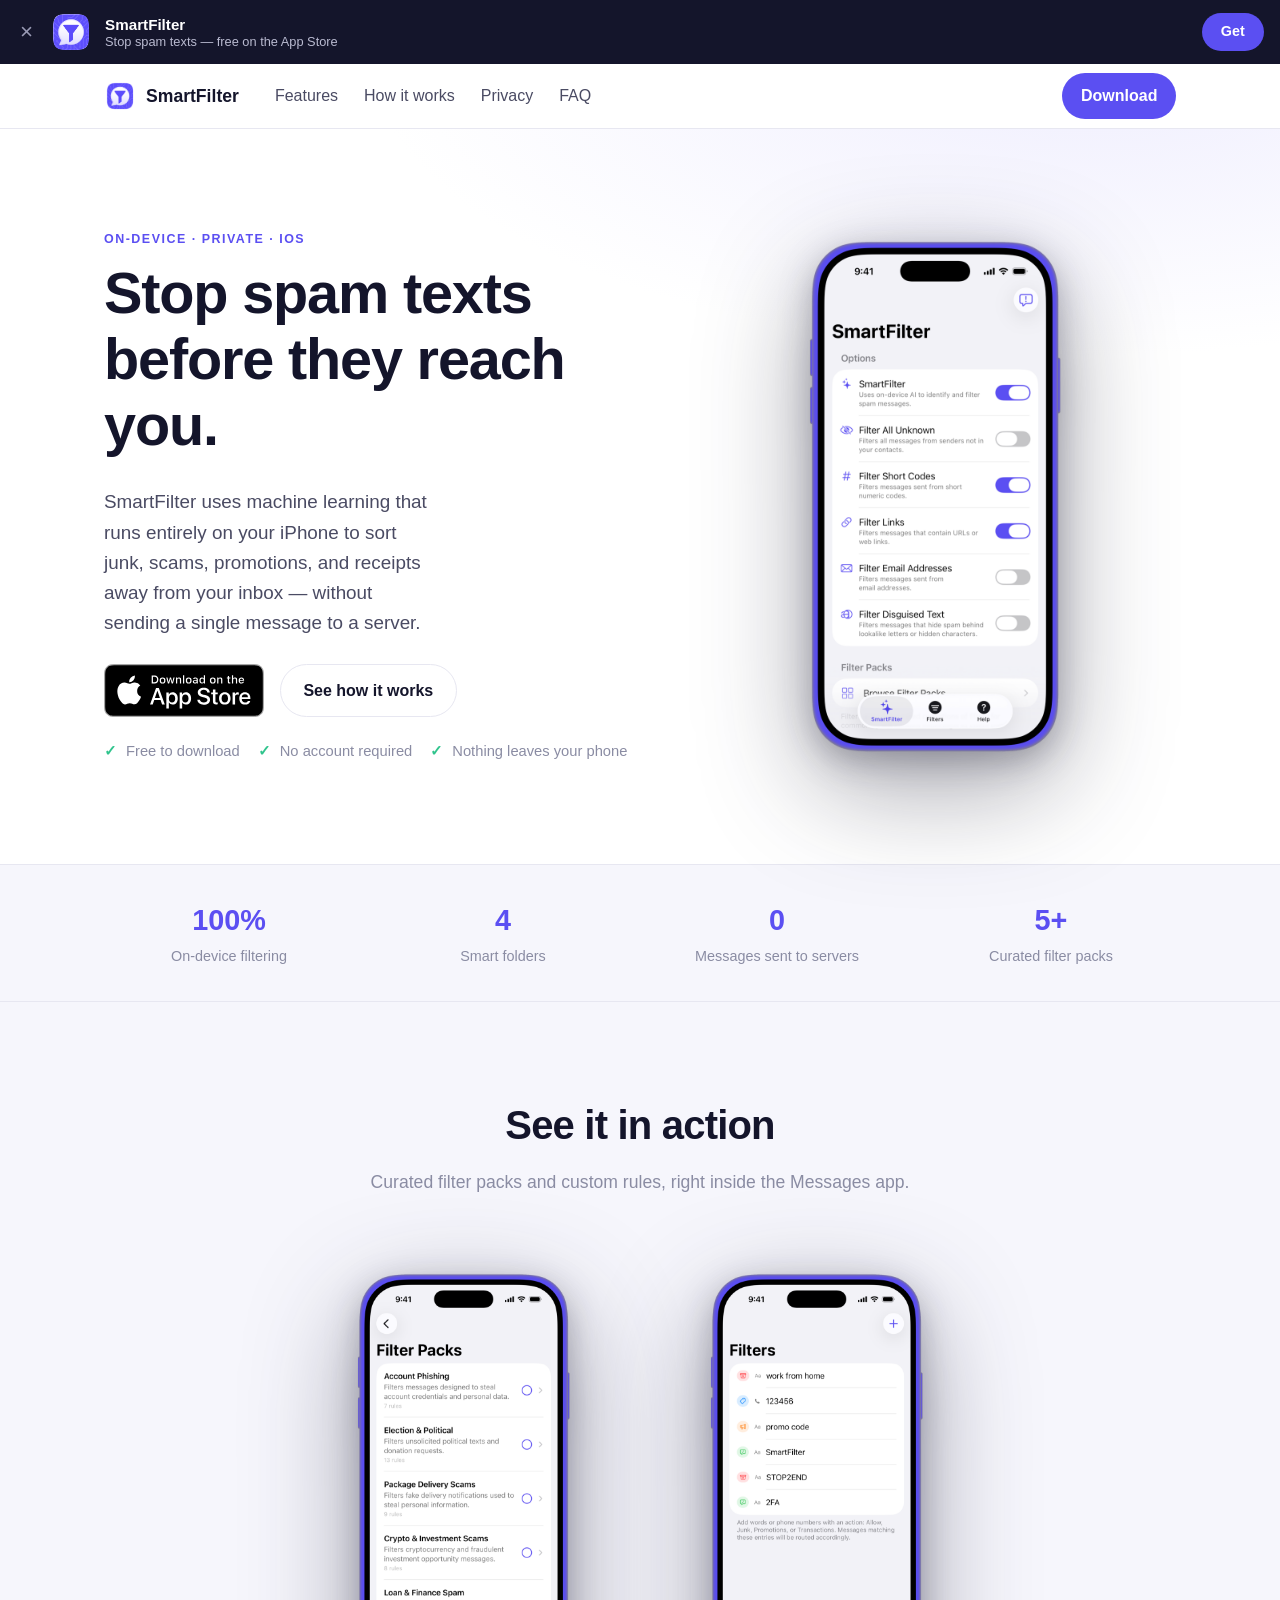
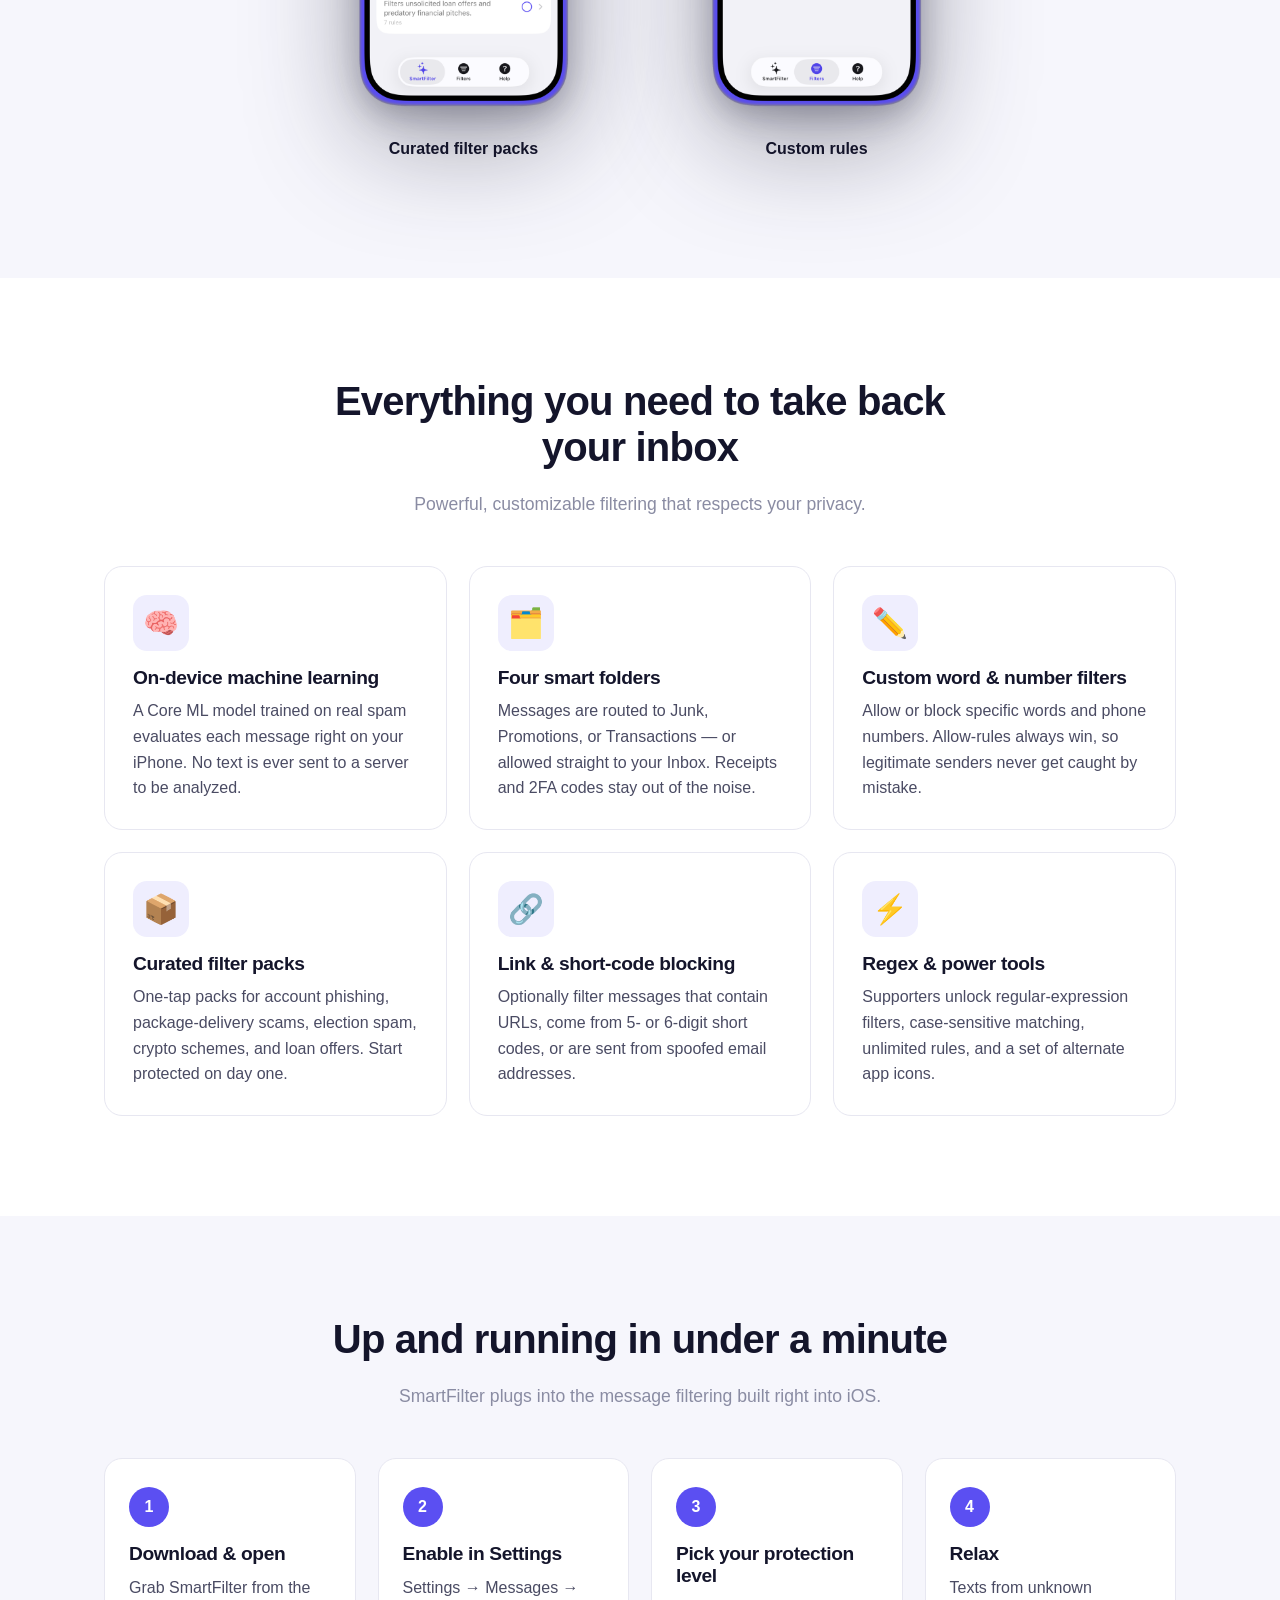
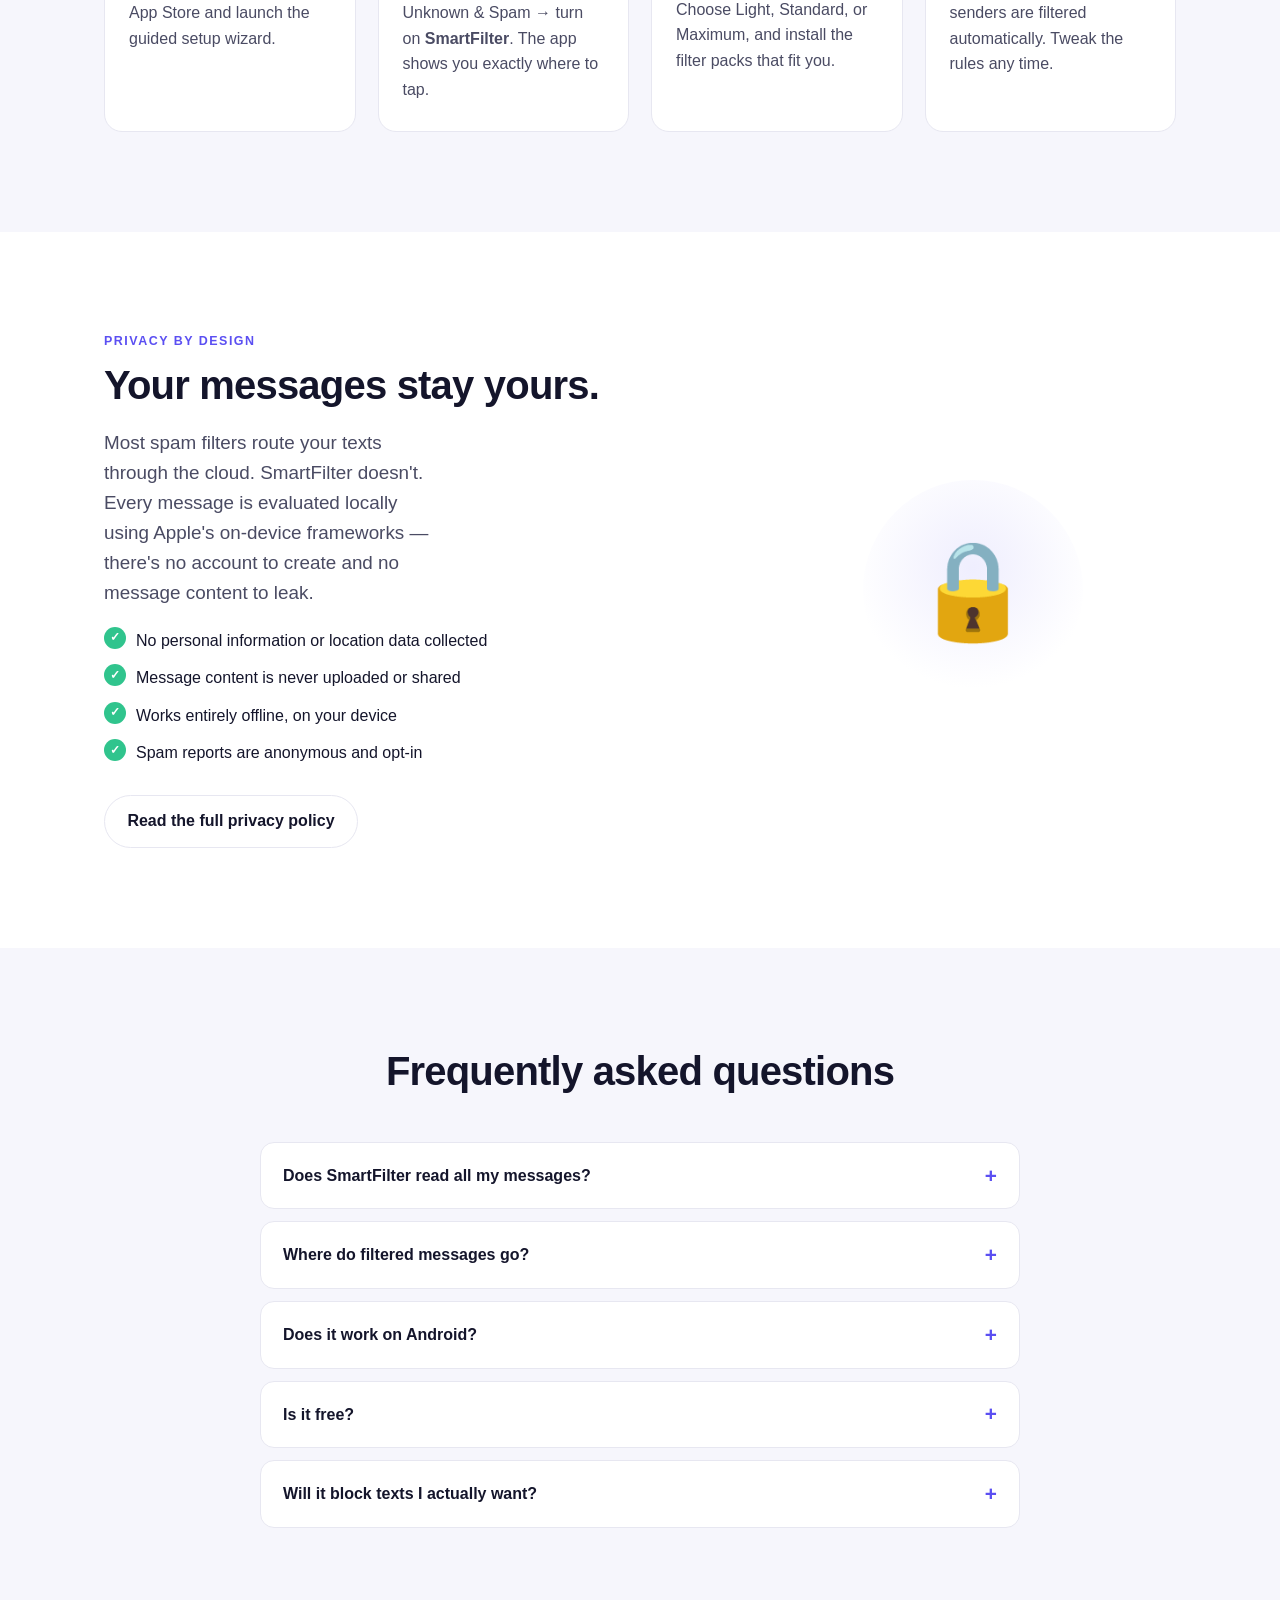
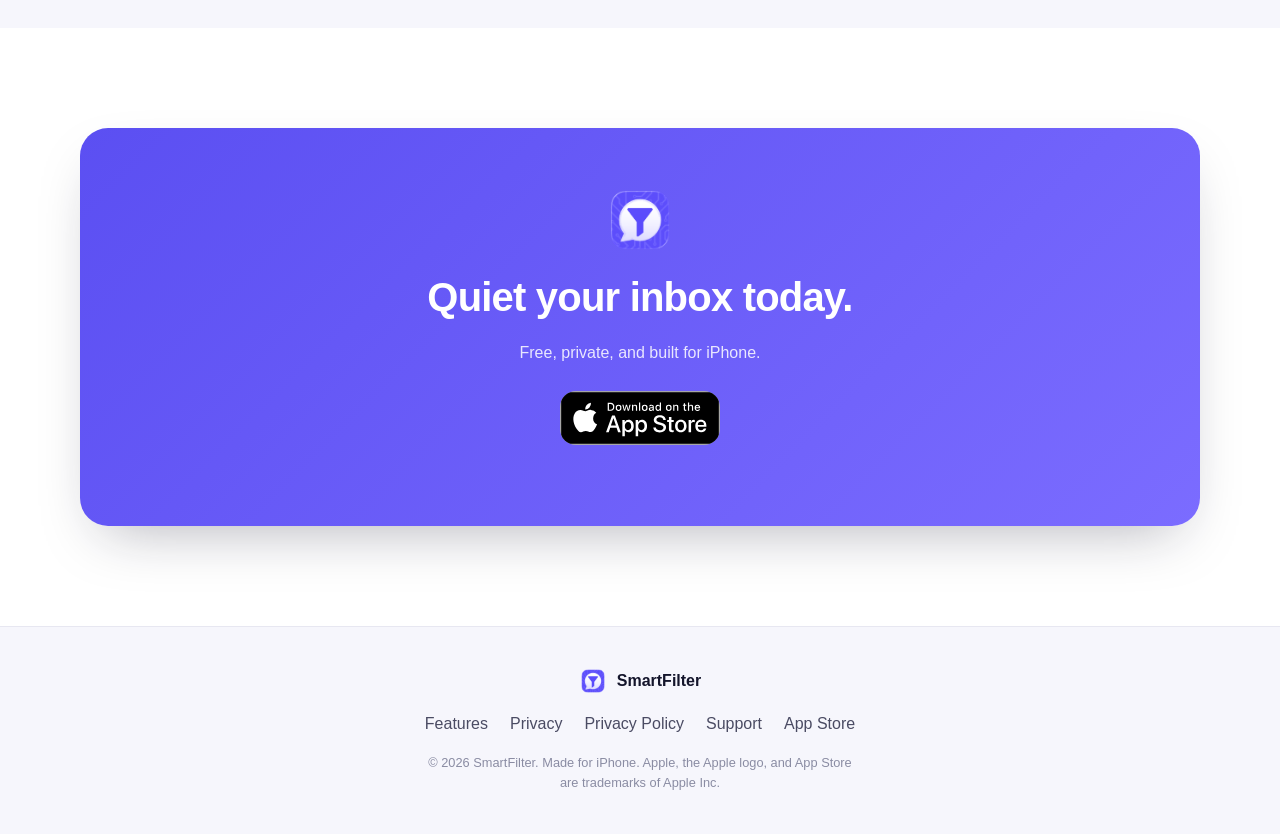
<file: docs/smartfilter/index.html>
<!DOCTYPE html>
<html lang="en">
<head>
  <meta charset="UTF-8" />
  <meta name="viewport" content="width=device-width, initial-scale=1.0" />
  <title>SmartFilter — Block spam texts on your iPhone, privately</title>

  <meta name="description" content="SmartFilter is an iOS app that filters spam SMS using on-device machine learning. Route junk, promotions, and transactions away from your inbox — nothing ever leaves your iPhone." />
  <meta name="theme-color" content="#5B4FF2" />

  <!-- Apple Smart App Banner: shows a native "download" banner in iOS Safari -->
  <meta name="apple-itunes-app" content="app-id=1271258894" />

  <!-- Open Graph / social cards -->
  <meta property="og:type" content="website" />
  <meta property="og:title" content="SmartFilter — Block spam texts on your iPhone, privately" />
  <meta property="og:description" content="On-device machine learning filters spam SMS into Junk, Promotions, and Transactions. Your messages never leave your phone." />
  <meta property="og:url" content="https://jakegrant.dev/smartfilter/" />
  <meta property="og:image" content="https://jakegrant.dev/smartfilter/assets/icon.png" />
  <meta name="twitter:card" content="summary_large_image" />
  <meta name="twitter:title" content="SmartFilter — Block spam texts on your iPhone, privately" />
  <meta name="twitter:description" content="On-device machine learning filters spam SMS. Your messages never leave your phone." />
  <meta name="twitter:image" content="https://jakegrant.dev/smartfilter/assets/icon.png" />

  <link rel="icon" type="image/png" href="assets/icon.png" />
  <link rel="apple-touch-icon" href="assets/icon.png" />
  <link rel="preconnect" href="https://fonts.googleapis.com" />
  <link rel="canonical" href="https://jakegrant.dev/smartfilter/" />
  <link rel="stylesheet" href="css/styles.css" />
</head>
<body>
  <!-- Top download banner (for browsers that don't show Apple's native Smart App Banner) -->
  <div class="appbanner" id="appbanner" role="region" aria-label="Download SmartFilter">
    <button class="appbanner__close" id="appbanner-close" aria-label="Dismiss banner">&times;</button>
    <img class="appbanner__icon" src="assets/icon.png" alt="" width="44" height="44" />
    <div class="appbanner__text">
      <strong>SmartFilter</strong>
      <span>Stop spam texts — free on the App Store</span>
    </div>
    <a class="appbanner__cta" href="https://apps.apple.com/app/id1271258894" target="_blank" rel="noopener">Get</a>
  </div>

  <!-- Nav -->
  <header class="nav" id="nav">
    <div class="container nav__inner">
      <a class="nav__brand" href="#top">
        <img src="assets/icon.png" alt="" width="32" height="32" />
        <span>SmartFilter</span>
      </a>
      <nav class="nav__links" aria-label="Primary">
        <a href="#features">Features</a>
        <a href="#how">How it works</a>
        <a href="#privacy">Privacy</a>
        <a href="#faq">FAQ</a>
      </nav>
      <a class="btn btn--small" href="https://apps.apple.com/app/id1271258894" target="_blank" rel="noopener">Download</a>
    </div>
  </header>

  <main id="top">
    <!-- Hero -->
    <section class="hero">
      <div class="container hero__inner">
        <div class="hero__copy">
          <p class="eyebrow">On-device · Private · iOS</p>
          <h1>Stop spam texts<br />before they reach you.</h1>
          <p class="lede">
            SmartFilter uses machine learning that runs entirely on your iPhone to
            sort junk, scams, promotions, and receipts away from your inbox —
            without sending a single message to a server.
          </p>
          <div class="hero__cta">
            <a class="badge-appstore" href="https://apps.apple.com/app/id1271258894" target="_blank" rel="noopener" aria-label="Download on the App Store">
              <picture>
                <source srcset="assets/app-store-badge-white.svg" media="(prefers-color-scheme: dark)">
                <img src="assets/app-store-badge-black.svg" alt="" width="160" height="53">
              </picture>
            </a>
            <a class="btn btn--ghost" href="#how">See how it works</a>
          </div>
          <ul class="hero__points">
            <li>Free to download</li>
            <li>No account required</li>
            <li>Nothing leaves your phone</li>
          </ul>
        </div>

        <div class="hero__device" aria-hidden="true">
          <img class="hero__screenshot" src="assets/screenshot-main.png" alt="" width="700" height="1358">
        </div>
      </div>
    </section>

    <!-- Trust strip -->
    <section class="trust">
      <div class="container trust__inner">
        <div><strong>100%</strong><span>On-device filtering</span></div>
        <div><strong>4</strong><span>Smart folders</span></div>
        <div><strong>0</strong><span>Messages sent to servers</span></div>
        <div><strong>5+</strong><span>Curated filter packs</span></div>
      </div>
    </section>

    <!-- Screenshots -->
    <section class="section section--alt">
      <div class="container">
        <div class="section__head">
          <h2>See it in action</h2>
          <p>Curated filter packs and custom rules, right inside the Messages app.</p>
        </div>
        <div class="screenshots">
          <figure class="screenshot">
            <img src="assets/screenshot-filters.png" alt="SmartFilter's curated filter packs screen" width="700" height="1358">
            <figcaption>Curated filter packs</figcaption>
          </figure>
          <figure class="screenshot">
            <img src="assets/screenshot-rules.png" alt="SmartFilter's custom rules screen" width="700" height="1358">
            <figcaption>Custom rules</figcaption>
          </figure>
        </div>
      </div>
    </section>

    <!-- Features -->
    <section id="features" class="section">
      <div class="container">
        <div class="section__head">
          <h2>Everything you need to take back your inbox</h2>
          <p>Powerful, customizable filtering that respects your privacy.</p>
        </div>
        <div class="grid">
          <article class="card">
            <div class="card__icon">🧠</div>
            <h3>On-device machine learning</h3>
            <p>A Core ML model trained on real spam evaluates each message right on your iPhone. No text is ever sent to a server to be analyzed.</p>
          </article>
          <article class="card">
            <div class="card__icon">🗂️</div>
            <h3>Four smart folders</h3>
            <p>Messages are routed to Junk, Promotions, or Transactions — or allowed straight to your Inbox. Receipts and 2FA codes stay out of the noise.</p>
          </article>
          <article class="card">
            <div class="card__icon">✏️</div>
            <h3>Custom word &amp; number filters</h3>
            <p>Allow or block specific words and phone numbers. Allow-rules always win, so legitimate senders never get caught by mistake.</p>
          </article>
          <article class="card">
            <div class="card__icon">📦</div>
            <h3>Curated filter packs</h3>
            <p>One-tap packs for account phishing, package-delivery scams, election spam, crypto schemes, and loan offers. Start protected on day one.</p>
          </article>
          <article class="card">
            <div class="card__icon">🔗</div>
            <h3>Link &amp; short-code blocking</h3>
            <p>Optionally filter messages that contain URLs, come from 5- or 6-digit short codes, or are sent from spoofed email addresses.</p>
          </article>
          <article class="card">
            <div class="card__icon">⚡</div>
            <h3>Regex &amp; power tools</h3>
            <p>Supporters unlock regular-expression filters, case-sensitive matching, unlimited rules, and a set of alternate app icons.</p>
          </article>
        </div>
      </div>
    </section>

    <!-- How it works -->
    <section id="how" class="section section--alt">
      <div class="container">
        <div class="section__head">
          <h2>Up and running in under a minute</h2>
          <p>SmartFilter plugs into the message filtering built right into iOS.</p>
        </div>
        <ol class="steps">
          <li class="step">
            <span class="step__num">1</span>
            <h3>Download &amp; open</h3>
            <p>Grab SmartFilter from the App Store and launch the guided setup wizard.</p>
          </li>
          <li class="step">
            <span class="step__num">2</span>
            <h3>Enable in Settings</h3>
            <p>Settings → Messages → Unknown &amp; Spam → turn on <strong>SmartFilter</strong>. The app shows you exactly where to tap.</p>
          </li>
          <li class="step">
            <span class="step__num">3</span>
            <h3>Pick your protection level</h3>
            <p>Choose Light, Standard, or Maximum, and install the filter packs that fit you.</p>
          </li>
          <li class="step">
            <span class="step__num">4</span>
            <h3>Relax</h3>
            <p>Texts from unknown senders are filtered automatically. Tweak the rules any time.</p>
          </li>
        </ol>
      </div>
    </section>

    <!-- Privacy -->
    <section id="privacy" class="section">
      <div class="container privacy__inner">
        <div class="privacy__copy">
          <p class="eyebrow">Privacy by design</p>
          <h2>Your messages stay yours.</h2>
          <p class="lede">
            Most spam filters route your texts through the cloud. SmartFilter doesn't.
            Every message is evaluated locally using Apple's on-device frameworks —
            there's no account to create and no message content to leak.
          </p>
          <ul class="checklist">
            <li>No personal information or location data collected</li>
            <li>Message content is never uploaded or shared</li>
            <li>Works entirely offline, on your device</li>
            <li>Spam reports are anonymous and opt-in</li>
          </ul>
          <a class="btn btn--ghost" href="privacy.html">Read the full privacy policy</a>
        </div>
        <div class="privacy__art" aria-hidden="true">
          <div class="shield">🔒</div>
        </div>
      </div>
    </section>

    <!-- FAQ -->
    <section id="faq" class="section section--alt">
      <div class="container">
        <div class="section__head">
          <h2>Frequently asked questions</h2>
        </div>
        <div class="faq">
          <details>
            <summary>Does SmartFilter read all my messages?</summary>
            <p>No. iOS only hands SmartFilter messages from <em>unknown senders</em> — people who aren't in your contacts and who you haven't replied to several times. iMessages and texts from known contacts are never seen by the app.</p>
          </details>
          <details>
            <summary>Where do filtered messages go?</summary>
            <p>They're routed into the Junk, Promotions, or Transactions folders inside Apple's Messages app. Nothing is deleted — you can always review them.</p>
          </details>
          <details>
            <summary>Does it work on Android?</summary>
            <p>SmartFilter relies on Apple's message-filtering extension, so it's iPhone-only. iOS 16 or later is recommended.</p>
          </details>
          <details>
            <summary>Is it free?</summary>
            <p>Yes — the core filtering, ML model, and the Account Phishing pack are free. An optional supporter tip unlocks regex filters, unlimited rules, premium filter packs, and alternate icons.</p>
          </details>
          <details>
            <summary>Will it block texts I actually want?</summary>
            <p>You stay in control. Add senders or keywords to your Allow lists and they'll always reach your inbox, overriding every other rule.</p>
          </details>
        </div>
      </div>
    </section>

    <!-- Final CTA -->
    <section class="cta">
      <div class="container cta__inner">
        <img src="assets/icon.png" alt="" width="72" height="72" />
        <h2>Quiet your inbox today.</h2>
        <p>Free, private, and built for iPhone.</p>
        <a class="badge-appstore" href="https://apps.apple.com/app/id1271258894" target="_blank" rel="noopener" aria-label="Download on the App Store">
          <picture>
            <source srcset="assets/app-store-badge-white.svg" media="(prefers-color-scheme: dark)">
            <img src="assets/app-store-badge-black.svg" alt="" width="160" height="53">
          </picture>
        </a>
      </div>
    </section>
  </main>

  <footer class="footer">
    <div class="container footer__inner">
      <div class="footer__brand">
        <img src="assets/icon.png" alt="" width="28" height="28" />
        <span>SmartFilter</span>
      </div>
      <nav class="footer__links" aria-label="Footer">
        <a href="#features">Features</a>
        <a href="#privacy">Privacy</a>
        <a href="privacy.html">Privacy Policy</a>
        <a href="mailto:smartfilterapp@gmail.com">Support</a>
        <a href="https://apps.apple.com/app/id1271258894" target="_blank" rel="noopener">App Store</a>
      </nav>
      <p class="footer__legal">© <span id="year">2026</span> SmartFilter. Made for iPhone. Apple, the Apple logo, and App Store are trademarks of Apple Inc.</p>
    </div>
  </footer>

  <script src="js/main.js"></script>
</body>
</html>
</file>
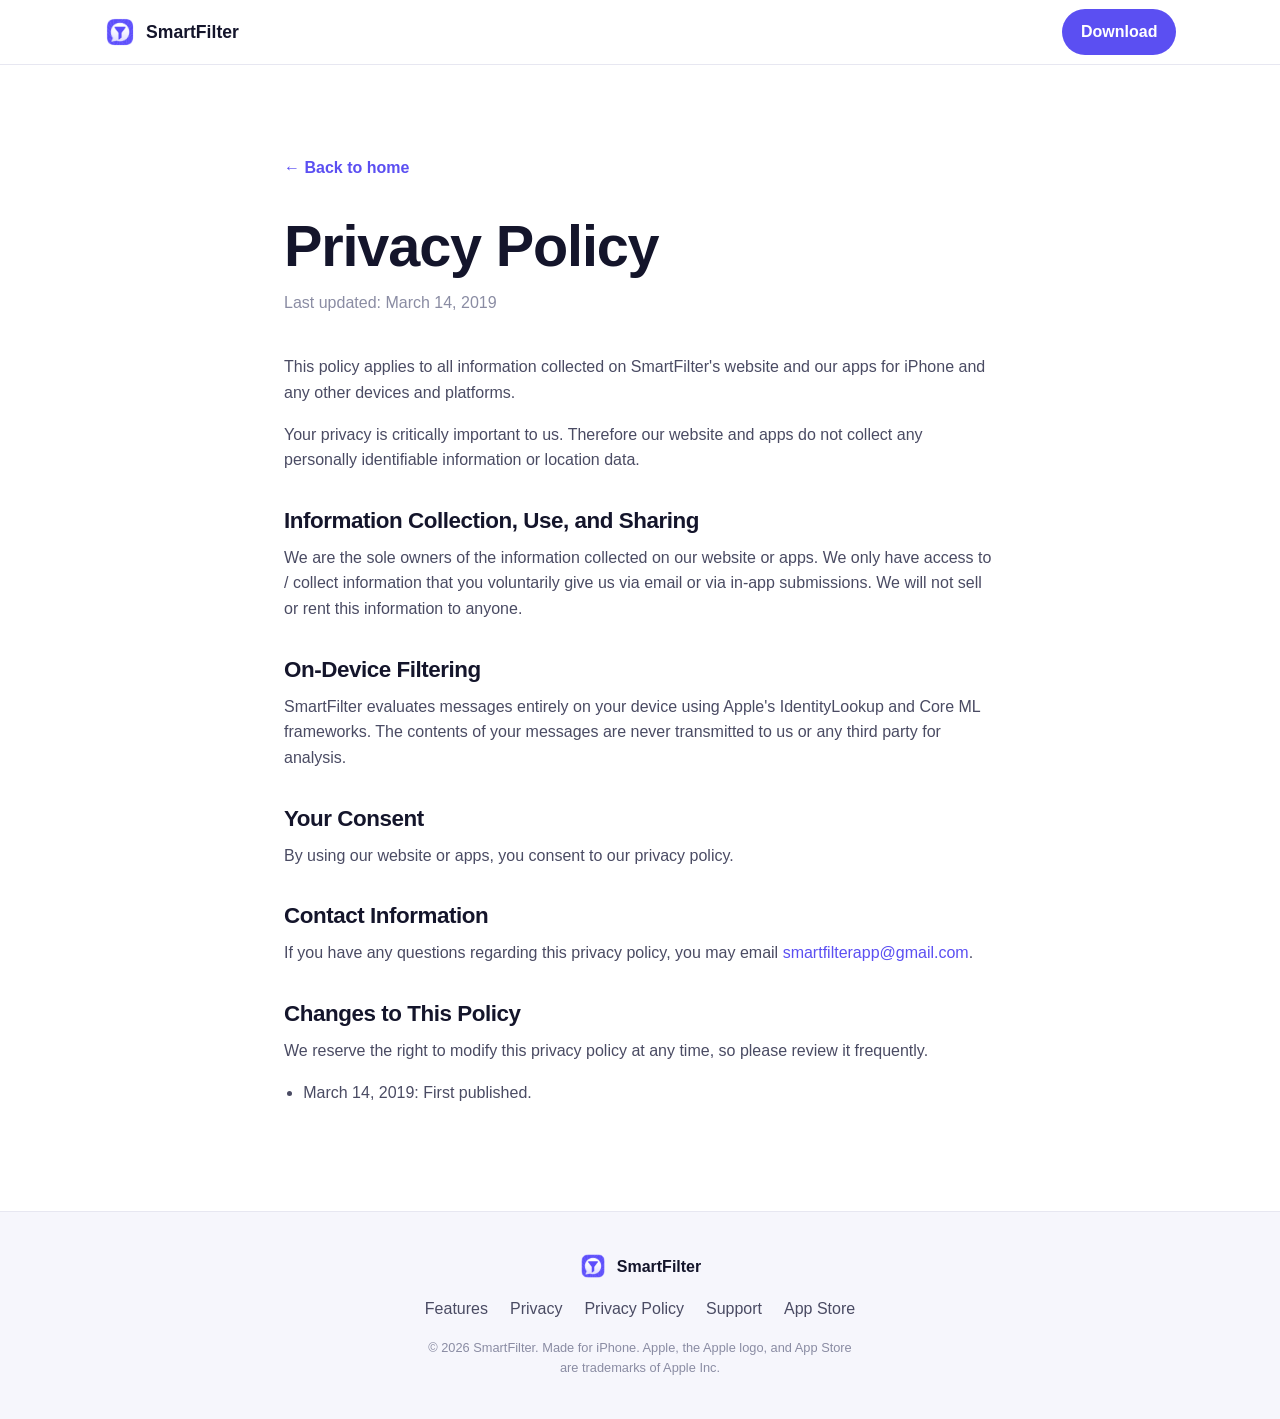
<file: docs/smartfilter/privacy.html>
<!DOCTYPE html>
<html lang="en">
<head>
  <meta charset="UTF-8" />
  <meta name="viewport" content="width=device-width, initial-scale=1.0" />
  <title>Privacy Policy — SmartFilter</title>
  <meta name="description" content="SmartFilter's privacy policy. We collect no personally identifiable information and your messages never leave your device." />
  <meta name="theme-color" content="#5B4FF2" />
  <link rel="icon" type="image/png" href="assets/icon.png" />
  <link rel="apple-touch-icon" href="assets/icon.png" />
  <link rel="canonical" href="https://jakegrant.dev/smartfilter/privacy.html" />
  <link rel="stylesheet" href="css/styles.css" />
  <style>
    .legal { padding: clamp(48px, 8vw, 90px) 0; }
    .legal__inner { max-width: 760px; margin: 0 auto; }
    .legal h1 { margin-bottom: .2em; }
    .legal .updated { color: var(--muted); margin-bottom: 2.4rem; }
    .legal h2 { font-size: 1.4rem; margin-top: 2.2rem; }
    .legal ul { padding-left: 1.2rem; }
    .legal .back { display: inline-block; margin-bottom: 2rem; font-weight: 600; }
  </style>
</head>
<body>
  <header class="nav">
    <div class="container nav__inner">
      <a class="nav__brand" href="index.html">
        <img src="assets/icon.png" alt="" width="32" height="32" />
        <span>SmartFilter</span>
      </a>
      <a class="btn btn--small" href="https://apps.apple.com/app/id1271258894" target="_blank" rel="noopener">Download</a>
    </div>
  </header>

  <main class="legal">
    <div class="container legal__inner">
      <a class="back" href="index.html">&larr; Back to home</a>
      <h1>Privacy Policy</h1>
      <p class="updated">Last updated: March 14, 2019</p>

      <p>This policy applies to all information collected on SmartFilter's website and our apps for iPhone and any other devices and platforms.</p>

      <p>Your privacy is critically important to us. Therefore our website and apps do not collect any personally identifiable information or location data.</p>

      <h2>Information Collection, Use, and Sharing</h2>
      <p>We are the sole owners of the information collected on our website or apps. We only have access to / collect information that you voluntarily give us via email or via in-app submissions. We will not sell or rent this information to anyone.</p>

      <h2>On-Device Filtering</h2>
      <p>SmartFilter evaluates messages entirely on your device using Apple's IdentityLookup and Core ML frameworks. The contents of your messages are never transmitted to us or any third party for analysis.</p>

      <h2>Your Consent</h2>
      <p>By using our website or apps, you consent to our privacy policy.</p>

      <h2>Contact Information</h2>
      <p>If you have any questions regarding this privacy policy, you may email <a href="mailto:smartfilterapp@gmail.com">smartfilterapp@gmail.com</a>.</p>

      <h2>Changes to This Policy</h2>
      <p>We reserve the right to modify this privacy policy at any time, so please review it frequently.</p>
      <ul>
        <li>March 14, 2019: First published.</li>
      </ul>
    </div>
  </main>

  <footer class="footer">
    <div class="container footer__inner">
      <div class="footer__brand">
        <img src="assets/icon.png" alt="" width="28" height="28" />
        <span>SmartFilter</span>
      </div>
      <nav class="footer__links" aria-label="Footer">
        <a href="index.html#features">Features</a>
        <a href="index.html#privacy">Privacy</a>
        <a href="privacy.html">Privacy Policy</a>
        <a href="mailto:smartfilterapp@gmail.com">Support</a>
        <a href="https://apps.apple.com/app/id1271258894" target="_blank" rel="noopener">App Store</a>
      </nav>
      <p class="footer__legal">© <span id="year">2026</span> SmartFilter. Made for iPhone. Apple, the Apple logo, and App Store are trademarks of Apple Inc.</p>
    </div>
  </footer>

  <script src="js/main.js"></script>
</body>
</html>
</file>
<file: docs/smartfilter/css/styles.css>
/* SmartFilter promotional site
   Brand color #5B4FF2 derived from the app's MainColor asset (rgb 91,79,242). */

:root {
  --brand: #5B4FF2;
  --brand-dark: #4339c9;
  --brand-soft: #efeefe;
  --ink: #14152b;
  --body: #4a4b63;
  --muted: #8a8ca3;
  --bg: #ffffff;
  --bg-alt: #f6f6fc;
  --line: #e7e7f1;
  --junk: #ff5a5f;
  --promo: #ff9f0a;
  --txn: #30c48d;
  --inbox: var(--brand);
  --radius: 18px;
  --shadow: 0 24px 60px -24px rgba(20, 21, 43, 0.35);
  --shadow-shot: drop-shadow(0 10px 16px rgba(20, 21, 43, 0.28)) drop-shadow(0 32px 54px rgba(20, 21, 43, 0.38));
  --maxw: 1120px;
  --font: -apple-system, BlinkMacSystemFont, "Segoe UI", Roboto, Helvetica, Arial, sans-serif;
}

* { box-sizing: border-box; }

html { scroll-behavior: smooth; }

body {
  margin: 0;
  font-family: var(--font);
  color: var(--body);
  background: var(--bg);
  line-height: 1.6;
  -webkit-font-smoothing: antialiased;
}

h1, h2, h3 { color: var(--ink); line-height: 1.15; margin: 0 0 .5em; letter-spacing: -0.02em; }
h1 { font-size: clamp(2.2rem, 5.5vw, 3.6rem); font-weight: 800; }
h2 { font-size: clamp(1.7rem, 3.5vw, 2.5rem); font-weight: 800; }
h3 { font-size: 1.2rem; font-weight: 700; }
p { margin: 0 0 1em; }
a { color: var(--brand); text-decoration: none; }
img { max-width: 100%; display: block; }

.container { width: 100%; max-width: var(--maxw); margin: 0 auto; padding: 0 24px; }

.eyebrow {
  text-transform: uppercase;
  letter-spacing: .12em;
  font-size: .78rem;
  font-weight: 700;
  color: var(--brand);
  margin-bottom: .8em;
}

/* Buttons */
.btn {
  display: inline-flex; align-items: center; justify-content: center;
  padding: .8rem 1.4rem; border-radius: 999px; font-weight: 600;
  border: 1.5px solid transparent; cursor: pointer; transition: .18s ease;
}
.btn--small { padding: .55rem 1.1rem; background: var(--brand); color: #fff; }
.btn--small:hover { background: var(--brand-dark); }
.btn--ghost { background: transparent; border-color: var(--line); color: var(--ink); }
.btn--ghost:hover { border-color: var(--brand); color: var(--brand); }

.badge-appstore { display: inline-block; transition: transform .18s ease, opacity .18s ease; }
.badge-appstore:hover { transform: translateY(-2px); opacity: .9; }
.badge-appstore img { display: block; width: 160px; height: auto; }

/* Top app banner */
.appbanner {
  position: sticky; top: 0; z-index: 60;
  display: flex; align-items: center; gap: 12px;
  background: var(--ink); color: #fff; padding: 10px 16px;
}
.appbanner.is-hidden { display: none; }
.appbanner__close {
  background: none; border: 0; color: #9a9bb5; font-size: 1.4rem;
  line-height: 1; cursor: pointer; padding: 0 4px;
}
.appbanner__icon { border-radius: 10px; }
.appbanner__text { display: flex; flex-direction: column; line-height: 1.25; }
.appbanner__text strong { font-size: .95rem; }
.appbanner__text span { font-size: .8rem; color: #b9bad0; }
.appbanner__cta {
  margin-left: auto; background: var(--brand); color: #fff;
  padding: .45rem 1.2rem; border-radius: 999px; font-weight: 700; font-size: .9rem;
}
.appbanner__cta:hover { background: var(--brand-dark); }

/* Nav */
.nav {
  position: sticky; top: 0; z-index: 50;
  background: rgba(255,255,255,.85); backdrop-filter: saturate(180%) blur(12px);
  border-bottom: 1px solid var(--line);
}
.nav__inner { display: flex; align-items: center; gap: 24px; height: 64px; }
.nav__brand { display: flex; align-items: center; gap: 10px; font-weight: 800; color: var(--ink); font-size: 1.1rem; }
.nav__brand img { border-radius: 8px; }
.nav__links { display: flex; gap: 26px; margin-left: 12px; }
.nav__links a { color: var(--body); font-weight: 500; }
.nav__links a:hover { color: var(--brand); }
.nav .btn { margin-left: auto; }

/* Hero */
.hero { padding: clamp(48px, 8vw, 96px) 0; background:
  radial-gradient(1200px 500px at 85% -10%, var(--brand-soft), transparent 60%); }
.hero__inner { display: grid; grid-template-columns: 1.05fr .95fr; gap: 56px; align-items: center; }
.lede { font-size: 1.18rem; color: var(--body); max-width: 32ch; }
.hero__cta { display: flex; align-items: center; gap: 16px; flex-wrap: wrap; margin: 1.6rem 0 1.4rem; }
.hero__points { list-style: none; display: flex; flex-wrap: wrap; gap: 18px; padding: 0; margin: 0; color: var(--muted); font-size: .92rem; }
.hero__points li { position: relative; padding-left: 22px; }
.hero__points li::before { content: "✓"; position: absolute; left: 0; color: var(--txn); font-weight: 800; }

/* Hero screenshot */
.hero__device { display: flex; justify-content: center; }
.hero__screenshot {
  width: auto; height: auto; max-width: min(100%, 280px); max-height: 560px;
  filter: var(--shadow-shot);
}

/* Screens showcase */
.screenshots { display: flex; justify-content: center; gap: 36px; flex-wrap: wrap; }
.screenshot { text-align: center; }
.screenshot img {
  width: auto; height: auto; max-width: min(100%, 240px); max-height: 460px;
  filter: var(--shadow-shot);
}
.screenshot figcaption { margin-top: 16px; font-weight: 700; color: var(--ink); }

/* Trust strip */
.trust { border-top: 1px solid var(--line); border-bottom: 1px solid var(--line); background: var(--bg-alt); }
.trust__inner { display: grid; grid-template-columns: repeat(4, 1fr); gap: 24px; padding: 32px 24px; text-align: center; }
.trust strong { display: block; font-size: 1.8rem; font-weight: 800; color: var(--brand); }
.trust span { font-size: .9rem; color: var(--muted); }

/* Sections */
.section { padding: clamp(56px, 9vw, 100px) 0; }
.section--alt { background: var(--bg-alt); }
.section__head { max-width: 620px; margin: 0 auto 48px; text-align: center; }
.section__head p { color: var(--muted); font-size: 1.1rem; }

/* Feature grid */
.grid { display: grid; grid-template-columns: repeat(3, 1fr); gap: 22px; }
.card {
  background: var(--bg); border: 1px solid var(--line); border-radius: var(--radius);
  padding: 28px; transition: .2s ease;
}
.card:hover { transform: translateY(-4px); box-shadow: var(--shadow); border-color: transparent; }
.card__icon { font-size: 1.8rem; width: 56px; height: 56px; display: grid; place-items: center; background: var(--brand-soft); border-radius: 14px; margin-bottom: 16px; }
.card p { margin: 0; color: var(--body); }

/* Steps */
.steps { list-style: none; padding: 0; margin: 0; display: grid; grid-template-columns: repeat(4, 1fr); gap: 22px; counter-reset: step; }
.step { background: var(--bg); border: 1px solid var(--line); border-radius: var(--radius); padding: 28px 24px; }
.step__num { display: grid; place-items: center; width: 40px; height: 40px; border-radius: 50%; background: var(--brand); color: #fff; font-weight: 800; margin-bottom: 16px; }
.step p { margin: 0; }

/* Privacy */
.privacy__inner { display: grid; grid-template-columns: 1.2fr .8fr; gap: 56px; align-items: center; }
.checklist { list-style: none; padding: 0; margin: 0 0 1.8rem; display: grid; gap: 12px; }
.checklist li { position: relative; padding-left: 32px; color: var(--ink); font-weight: 500; }
.checklist li::before { content: "✓"; position: absolute; left: 0; top: -1px; width: 22px; height: 22px; display: grid; place-items: center; background: var(--txn); color: #fff; border-radius: 50%; font-size: .75rem; font-weight: 800; }
.privacy__art { display: flex; justify-content: center; }
.shield { font-size: 6rem; width: 220px; height: 220px; display: grid; place-items: center; background: radial-gradient(circle at 50% 40%, var(--brand-soft), transparent 70%); border-radius: 50%; }

/* FAQ */
.faq { max-width: 760px; margin: 0 auto; display: grid; gap: 12px; }
.faq details { background: var(--bg); border: 1px solid var(--line); border-radius: 14px; padding: 4px 22px; }
.faq summary { cursor: pointer; font-weight: 700; color: var(--ink); padding: 16px 0; list-style: none; position: relative; padding-right: 28px; }
.faq summary::-webkit-details-marker { display: none; }
.faq summary::after { content: "+"; position: absolute; right: 0; top: 50%; transform: translateY(-50%); font-size: 1.3rem; color: var(--brand); transition: transform .2s ease; }
.faq details[open] summary::after { transform: translateY(-50%) rotate(45deg); }
.faq details p { margin: 0 0 16px; color: var(--body); }

/* Final CTA */
.cta { padding: clamp(56px, 9vw, 100px) 0; }
.cta__inner { text-align: center; background: linear-gradient(135deg, var(--brand), #7b6cff); color: #fff; border-radius: 28px; padding: 56px 24px; box-shadow: var(--shadow); }
.cta__inner img { margin: 0 auto 18px; border-radius: 16px; }
.cta__inner h2 { color: #fff; }
.cta__inner p { color: rgba(255,255,255,.85); margin-bottom: 1.6rem; }
.cta .badge-appstore { display: inline-block; }

/* Footer */
.footer { border-top: 1px solid var(--line); padding: 40px 0; background: var(--bg-alt); }
.footer__inner { display: flex; flex-direction: column; align-items: center; gap: 16px; text-align: center; }
.footer__brand { display: flex; align-items: center; gap: 10px; font-weight: 800; color: var(--ink); }
.footer__brand img { border-radius: 7px; }
.footer__links { display: flex; flex-wrap: wrap; gap: 22px; justify-content: center; }
.footer__links a { color: var(--body); font-weight: 500; }
.footer__links a:hover { color: var(--brand); }
.footer__legal { font-size: .8rem; color: var(--muted); margin: 0; max-width: 60ch; }

/* Responsive */
@media (max-width: 900px) {
  .nav__links { display: none; }
  .hero__inner { grid-template-columns: 1fr; gap: 40px; text-align: center; }
  .hero__copy { display: flex; flex-direction: column; align-items: center; }
  .lede { max-width: 46ch; }
  .grid { grid-template-columns: repeat(2, 1fr); }
  .steps { grid-template-columns: repeat(2, 1fr); }
  .privacy__inner { grid-template-columns: 1fr; text-align: center; }
  .checklist li { text-align: left; }
  .privacy__copy { display: flex; flex-direction: column; align-items: center; }
}
@media (max-width: 560px) {
  .trust__inner { grid-template-columns: repeat(2, 1fr); }
  .grid { grid-template-columns: 1fr; }
  .steps { grid-template-columns: 1fr; }
  .hero__points { justify-content: center; }
}

@media (prefers-reduced-motion: reduce) {
  html { scroll-behavior: auto; }
  * { transition: none !important; }
}
</file>
